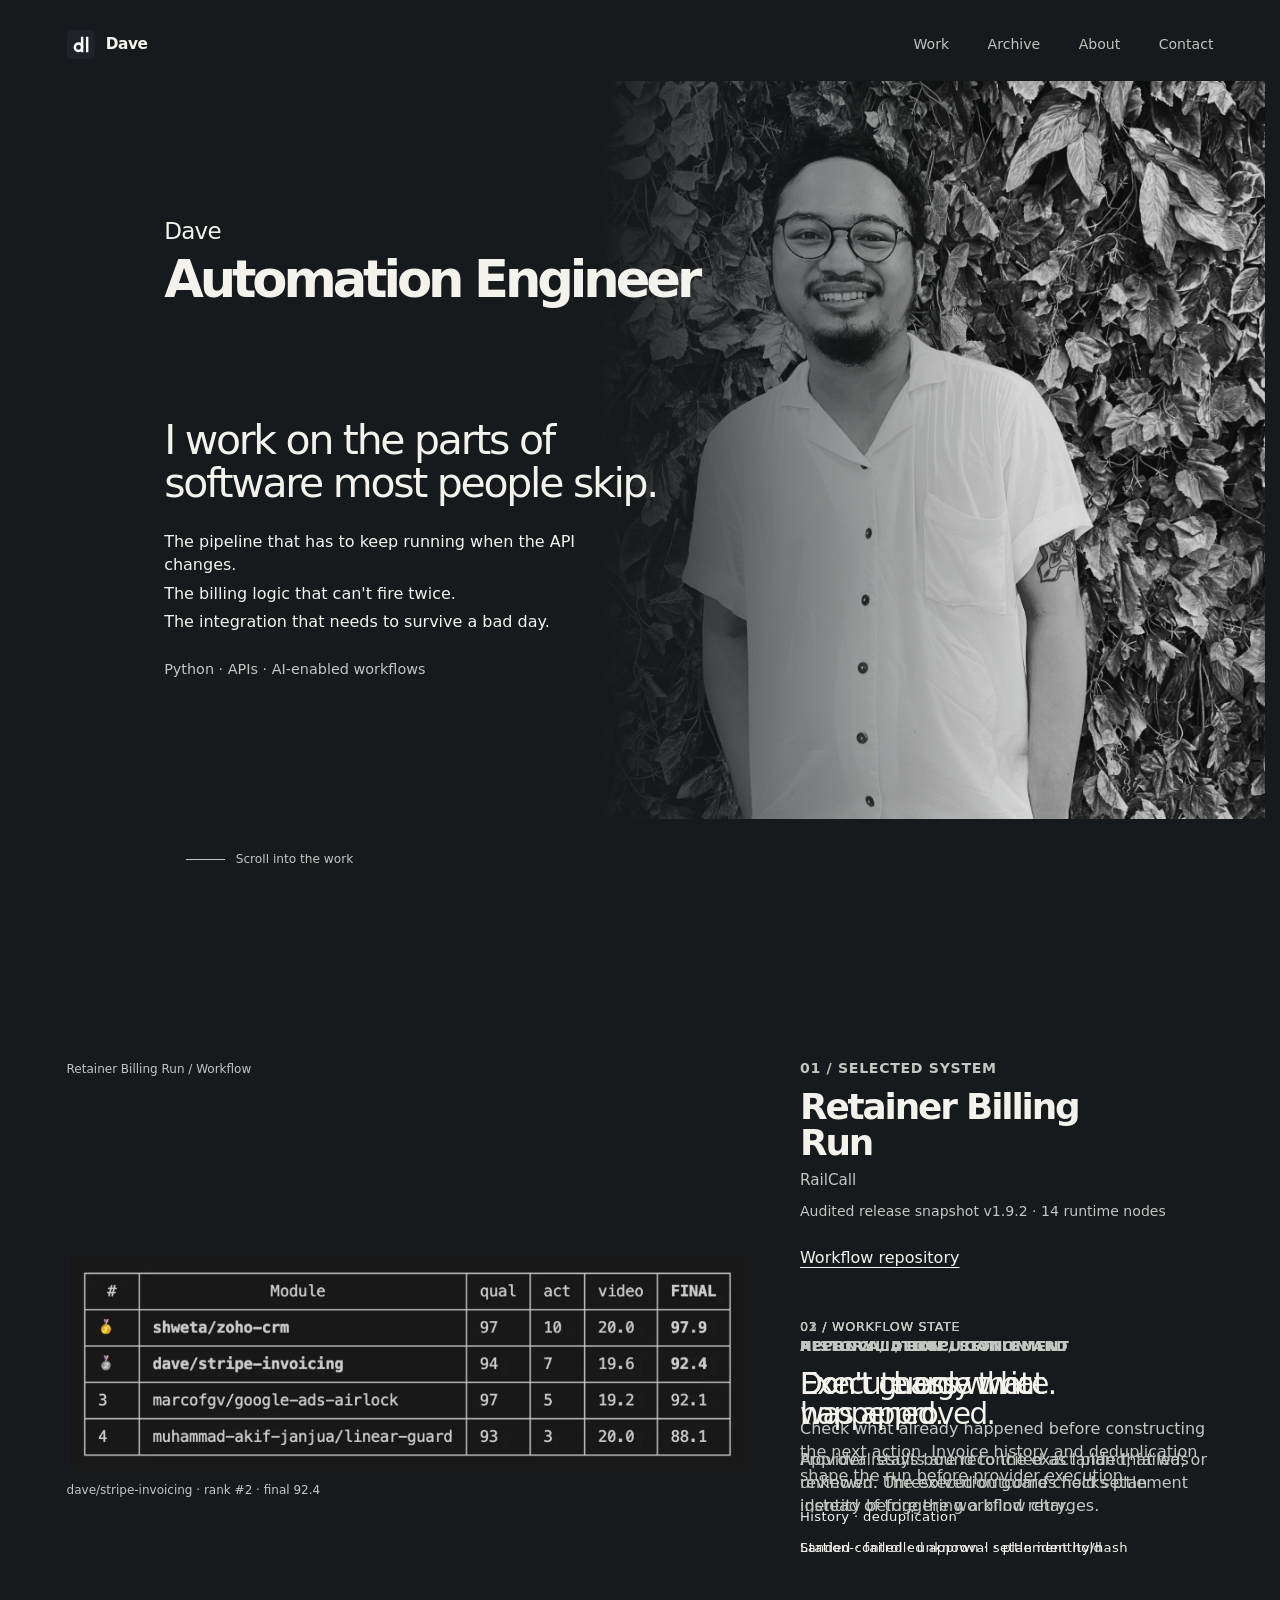
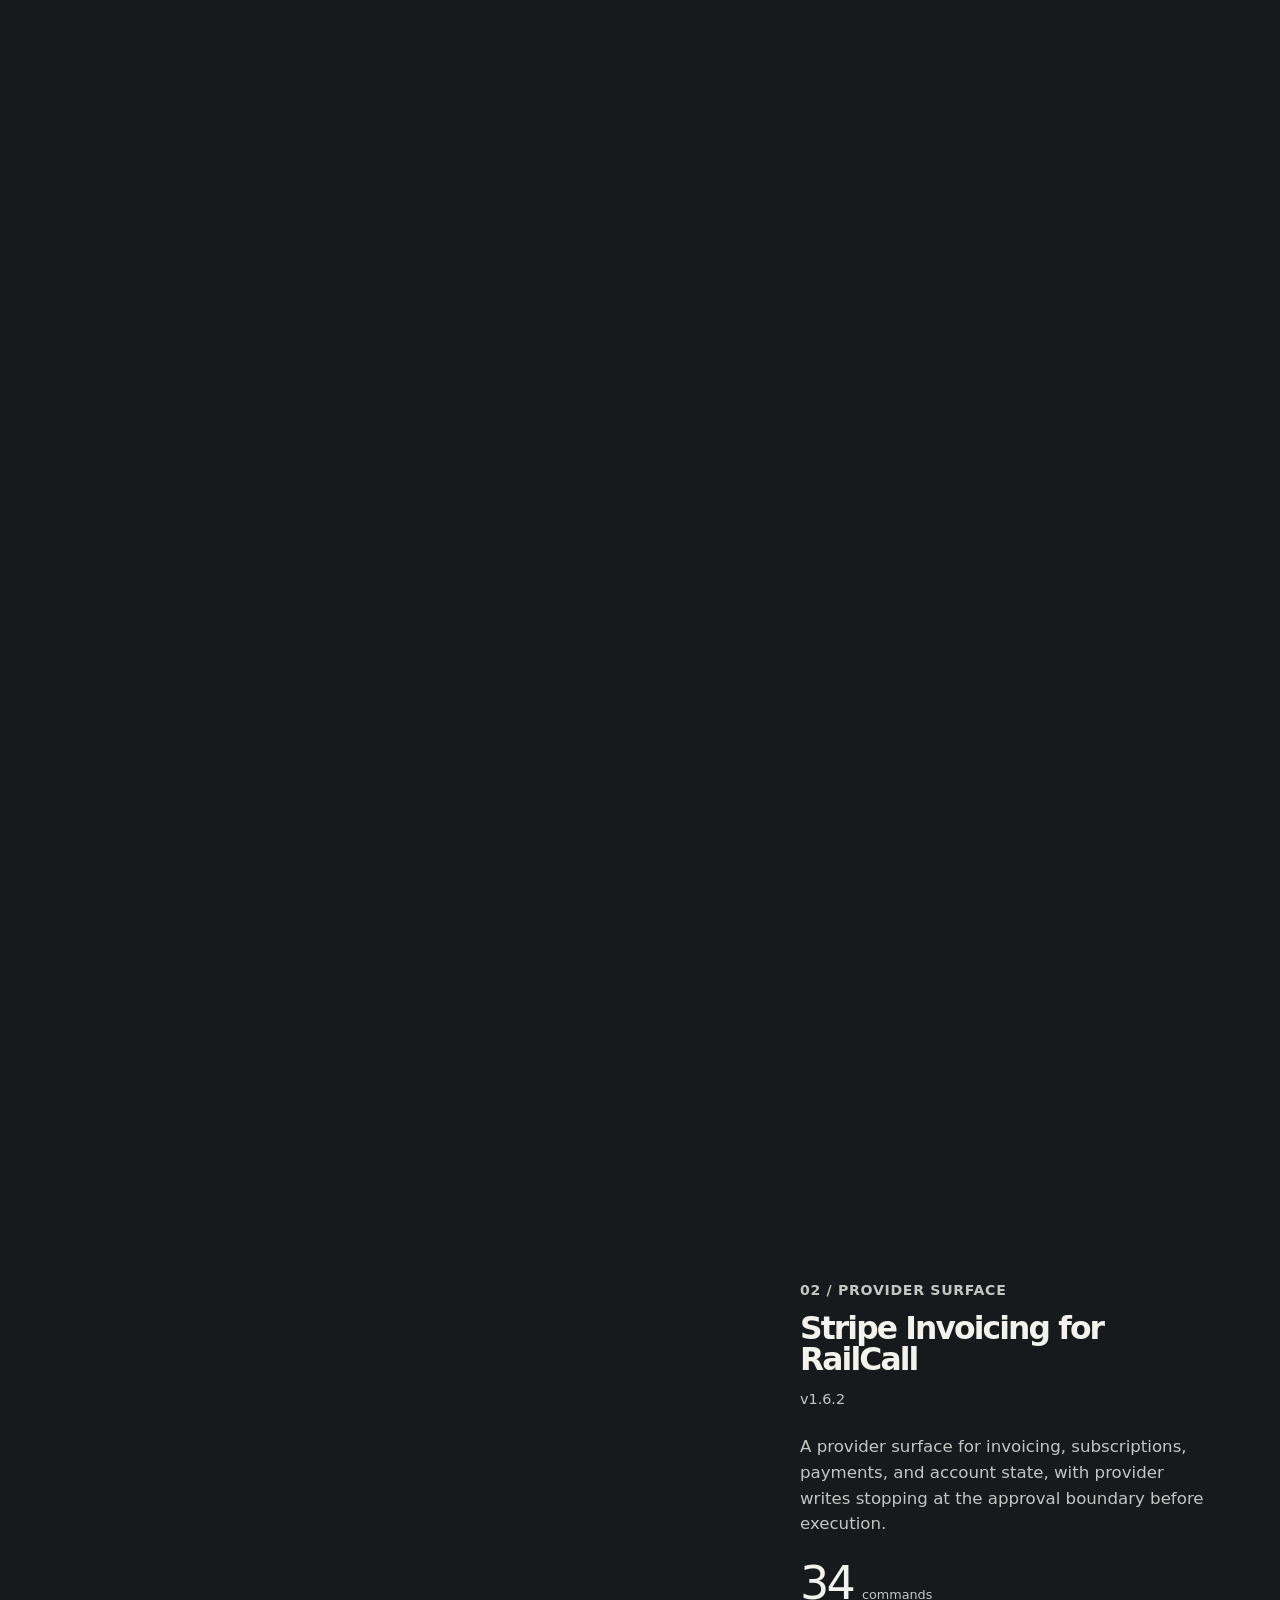
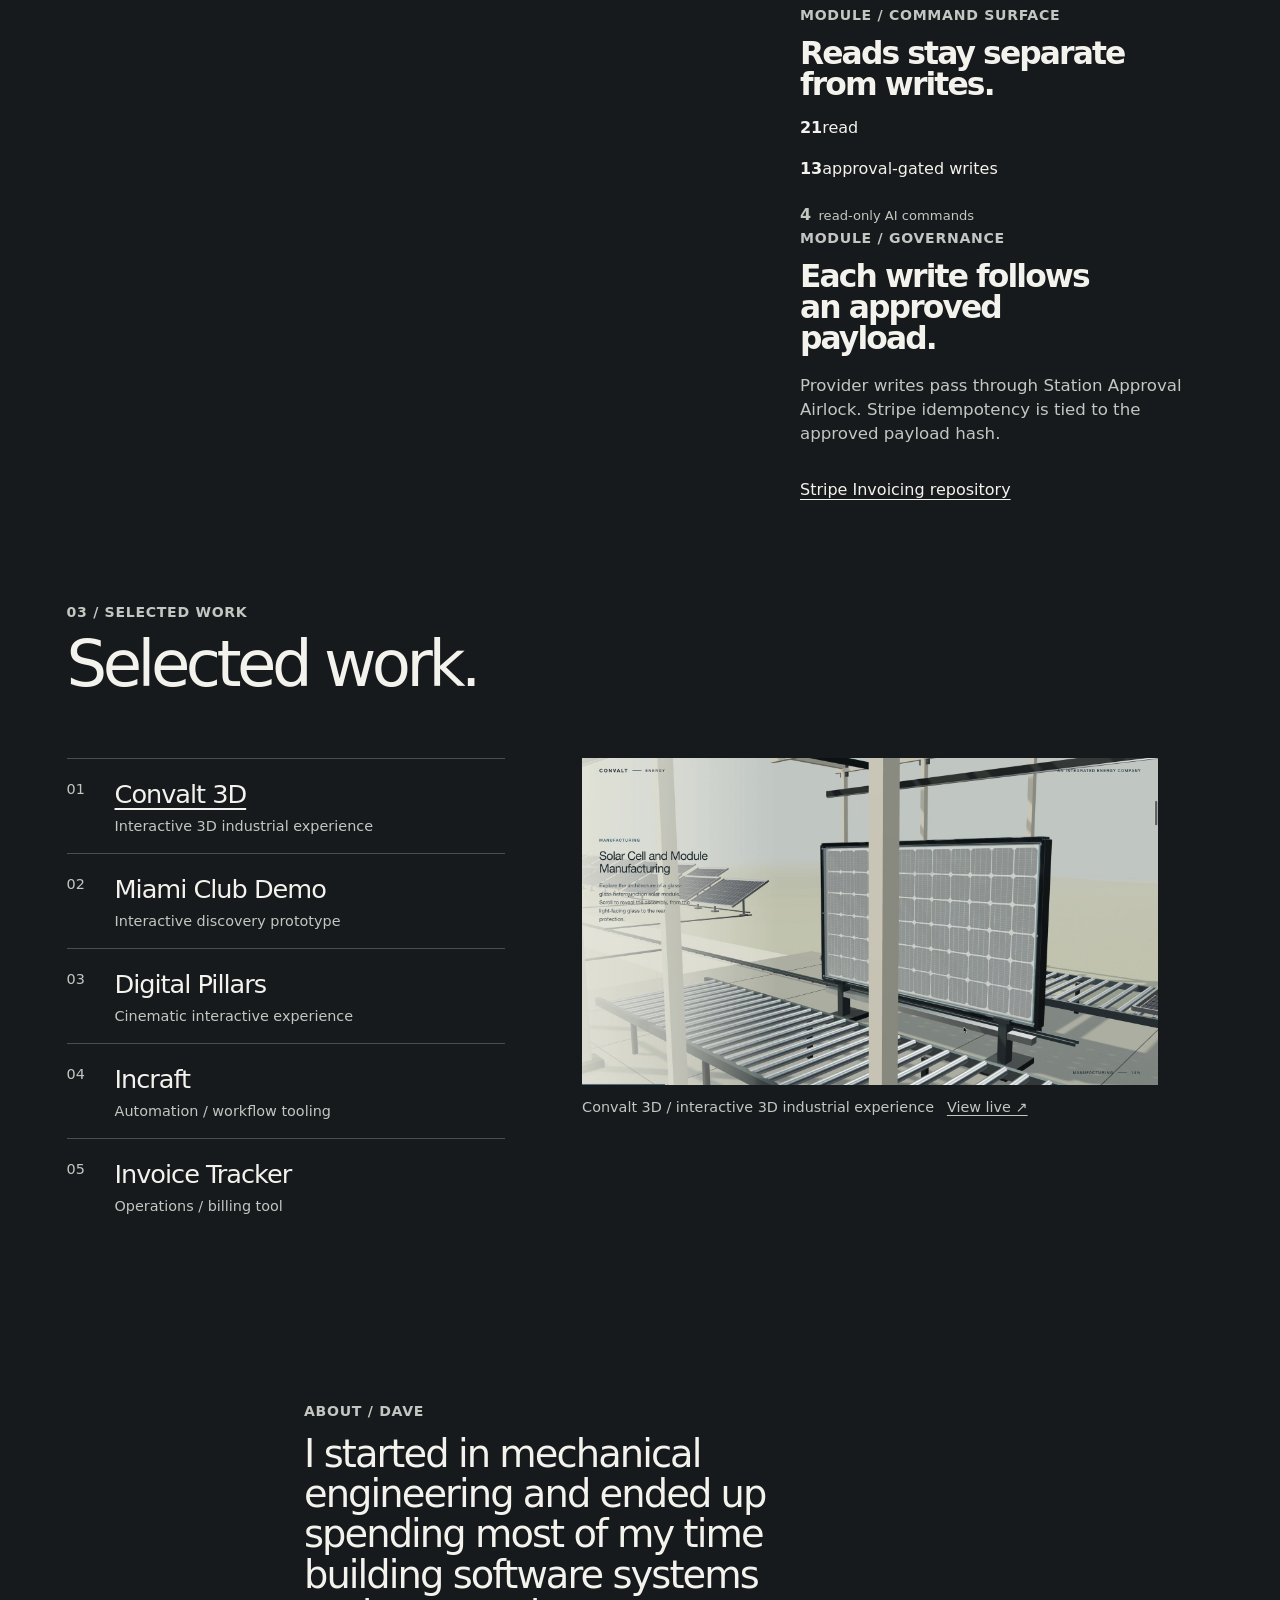
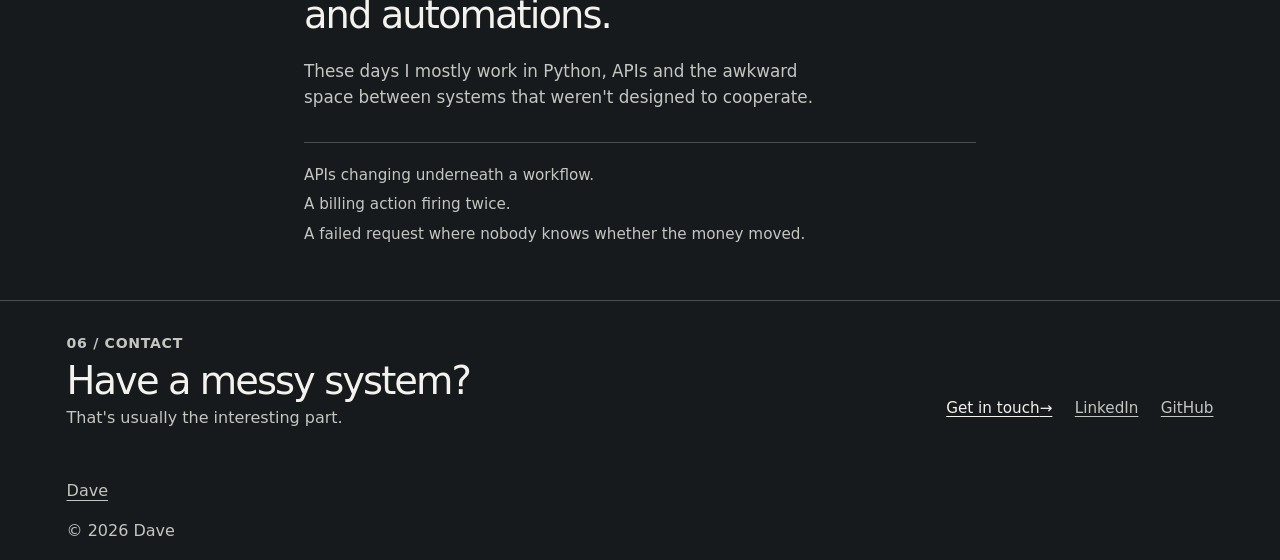
<file: index.html>
<!doctype html>
<html lang="en">
<head>
  <meta charset="utf-8">
  <meta name="viewport" content="width=device-width, initial-scale=1">
  <meta name="theme-color" content="#171816">
  <meta name="description" content="Dave builds automation, backend systems, billing workflows, and software tools.">
  <meta name="author" content="Dave">
  <meta property="og:title" content="Dave | Automation Engineer">
  <meta property="og:description" content="Automation, backend systems, and AI-enabled workflows built by Dave.">
  <meta property="og:image" content="assets/images/og-image.jpg">
  <meta property="og:type" content="website">
  <title>Dave | Automation Engineer</title>
  <link rel="icon" href="assets/images/logo.svg" type="image/svg+xml">
  <link rel="stylesheet" href="css/archive.css">
  <script src="js/archive-motion.js" defer></script>
</head>
<body>
  <a class="skip-link" href="#main">Skip to content</a>

  <header class="site-header" id="top">
    <a class="brand" href="#top" aria-label="DaveLab home">
      <img src="assets/images/logo.svg" alt="" width="34" height="34">
      <span>Dave</span>
    </a>
    <nav class="main-nav" aria-label="Main navigation">
      <a href="#work">Work</a>
      <a href="#archive">Archive</a>
      <a href="#about">About</a>
      <a href="#contact">Contact</a>
    </nav>
  </header>

  <main id="main">
    <section class="hero" id="home" aria-labelledby="intro-title">
      <div class="hero-inner page-shell">
        <figure class="hero-photo">
          <img src="assets/images/personal.png" alt="Dave standing against a leafy wall" width="2076" height="1652">
        </figure>
        <div class="hero-copy">
          <p class="hero-kicker">Dave</p>
          <h1 id="intro-title">Automation Engineer</h1>
          <p class="hero-statement"><span>I work on the parts of software most people skip.</span></p>
          <div class="hero-supporting">
            <p>The pipeline that has to keep running when the API changes.</p>
            <p>The billing logic that can't fire twice.</p>
            <p>The integration that needs to survive a bad day.</p>
          </div>
          <p class="hero-microcopy">Python · APIs · AI-enabled workflows</p>
        </div>
        <p class="hero-scroll-cue" aria-hidden="true"><span></span> Scroll into the work</p>
      </div>
    </section>

    <section class="railcall-story" id="work" aria-label="RailCall engineering case study">
      <div class="rail-story-layout page-shell">
        <aside class="story-visuals" aria-label="RailCall project evidence">
          <figure class="story-visual workflow-visual is-active" data-visual="workflow">
            <video src="assets/railcall/workflow-demo.mp4" data-src="assets/railcall/workflow-demo.mp4" muted loop playsinline preload="metadata" aria-label="Workflow demo showing Retainer Billing Run in RailCall Studio"></video>
            <figcaption>Retainer Billing Run / Workflow</figcaption>
          </figure>
          <figure class="story-visual module-visual" data-visual="module">
            <video src="assets/railcall/module-demo.mp4" data-src="assets/railcall/module-demo.mp4" muted loop playsinline preload="none" aria-label="Stripe Invoicing module demonstration"></video>
            <figcaption>Stripe Invoicing / Module</figcaption>
          </figure>
          <figure class="story-visual leaderboard-visual" data-visual="module-proof">
            <img src="assets/railcall/leaderboard.png" data-src="assets/railcall/leaderboard.png" alt="Leaderboard row for dave/stripe-invoicing showing rank 2 and final score 92.4" loading="lazy">
            <figcaption>dave/stripe-invoicing · rank #2 · final 92.4</figcaption>
          </figure>
        </aside>

        <div class="story-steps">
          <div class="workflow-story" data-workflow-story>
            <div class="workflow-stage">
              <article class="workflow-header" data-artifact="workflow" aria-labelledby="workflow-title">
                <p class="artifact-kind">01 / Selected system</p>
                <h3 id="workflow-title">Retainer Billing Run</h3>
                <p class="artifact-name">RailCall</p>
                <p class="release-note">Audited release snapshot v1.9.2 · 14 runtime nodes</p>
                <a class="text-link" href="https://github.com/davelab10/railcall-retainer-billing-run" target="_blank" rel="noopener noreferrer">Workflow repository <span class="sr-only">(opens in a new tab)</span></a>
              </article>

              <div class="workflow-state-slot" aria-live="polite">
                <article class="workflow-state" data-workflow-state="0" data-state="history" aria-labelledby="history-title">
                  <p class="state-index">01 / Workflow state</p>
                  <p class="eyebrow">History / Deduplication</p>
                  <h3 id="history-title">Don't charge twice.</h3>
                  <p>Check what already happened before constructing the next action. Invoice history and deduplication shape the run before provider execution.</p>
                  <p class="state-evidence">History · deduplication</p>
                </article>

                <article class="workflow-state" data-workflow-state="1" data-state="execution-guard" aria-labelledby="approval-title">
                  <p class="state-index">02 / Workflow state</p>
                  <p class="eyebrow">Approval / Execution guard</p>
                  <h3 id="approval-title">Execute only what was approved.</h3>
                  <p>Approval stays bound to the exact plan that was reviewed. The execution guard checks plan identity before the workflow charges.</p>
                  <p class="state-evidence">Station-controlled approval · plan identity/hash</p>
                </article>

                <article class="workflow-state" data-workflow-state="2" data-state="reconciliation" aria-labelledby="reconciliation-title">
                  <p class="state-index">03 / Workflow state</p>
                  <p class="eyebrow">Reconciliation / Settlement</p>
                  <h3 id="reconciliation-title">Don't guess what happened.</h3>
                  <p>Provider results are reconciled as landed, failed, or unknown. Unresolved outcomes hold settlement instead of triggering a blind retry.</p>
                  <p class="state-evidence">Landed · failed · unknown · settlement hold</p>
                </article>
              </div>
            </div>
          </div>

          <div class="module-story">
          <article class="story-step module-step" data-artifact="module" data-state="module" aria-labelledby="module-title">
            <p class="artifact-kind">02 / Provider surface</p>
            <h3 id="module-title">Stripe Invoicing for RailCall</h3>
            <p class="release-note">v1.6.2</p>
            <p class="module-summary">A provider surface for invoicing, subscriptions, payments, and account state, with provider writes stopping at the approval boundary before execution.</p>
            <p class="module-total"><strong>34</strong><span>commands</span></p>
          </article>

          <article class="story-step module-step" data-artifact="module" data-state="module" aria-labelledby="commands-title">
            <p class="eyebrow">Module / Command surface</p>
            <h3 id="commands-title">Reads stay separate from writes.</h3>
            <div class="command-counts" aria-label="21 read commands and 13 approval-gated writes">
              <p><strong>21</strong><span>read</span></p>
              <p><strong>13</strong><span>approval-gated writes</span></p>
            </div>
            <p class="ai-command-note"><strong>4</strong> read-only AI commands</p>
          </article>

          <article class="story-step module-step module-proof" data-artifact="module" data-state="module-proof" data-visual-state="module-proof" aria-labelledby="module-proof-title">
            <p class="eyebrow">Module / Governance</p>
            <h3 id="module-proof-title">Each write follows an approved payload.</h3>
            <p>Provider writes pass through Station Approval Airlock. Stripe idempotency is tied to the approved payload hash.</p>
            <a class="text-link" href="https://github.com/davelab10/railcall-stripe-invoicing" target="_blank" rel="noopener noreferrer">Stripe Invoicing repository <span class="sr-only">(opens in a new tab)</span></a>
          </article>
          </div>
        </div>
      </div>
    </section>

    <section class="work-index" id="archive" aria-labelledby="archive-title">
      <div class="work-index-intro">
        <p class="eyebrow">03 / Selected work</p>
        <h2 id="archive-title">Selected work.</h2>
      </div>
      <div class="work-index-layout">
        <ol class="work-list">
          <li class="work-item is-selected" data-project="convalt">
            <a href="#convalt-title" class="work-item-link" aria-controls="archive-preview-convalt">
              <span class="work-number">01</span><span class="work-name">Convalt 3D</span><span class="work-kind">Interactive 3D industrial experience</span>
            </a>
            <figure class="work-inline-media"><img src="assets/work/convalt/convalt-3d-exploded.jpg" alt="Convalt 3D industrial scene showing a solar module assembly line" width="1800" height="1021" loading="lazy"></figure>
          </li>
          <li class="work-item" data-project="miami">
            <a href="#miami-title" class="work-item-link" aria-controls="archive-preview-miami">
              <span class="work-number">02</span><span class="work-name">Miami Club Demo</span><span class="work-kind">Interactive discovery prototype</span>
            </a>
            <figure class="work-inline-media"><img src="assets/work/miami/miami-club-demo.jpg" alt="Miami Club Demo showing a Miami map, club markers, and the Bath Club detail panel" width="1440" height="1000" loading="lazy"></figure>
          </li>
          <li class="work-item" data-project="digital-pillars">
            <a href="#digital-pillars-title" class="work-item-link" aria-controls="archive-preview-digital-pillars">
              <span class="work-number">03</span><span class="work-name">Digital Pillars</span><span class="work-kind">Cinematic interactive experience</span>
            </a>
            <figure class="work-inline-media"><img src="assets/work/digital-pillars/digital-pillars-system.jpg" alt="Digital Pillars interactive system with a dark city scene and layered discipline index" width="1800" height="1014" loading="lazy"></figure>
          </li>
          <li class="work-item" data-project="incraft">
            <a href="#incraft-title" class="work-item-link" aria-controls="archive-preview-incraft">
              <span class="work-number">04</span><span class="work-name">Incraft</span><span class="work-kind">Automation / workflow tooling</span>
            </a>
            <figure class="work-inline-media"><img src="assets/images/screenshots/incraft.jpg" alt="Incraft registration screen with navigation and account form" width="480" height="297" loading="lazy"></figure>
          </li>
          <li class="work-item" data-project="invoice">
            <a href="#invoice-title" class="work-item-link" aria-controls="archive-preview-invoice">
              <span class="work-number">05</span><span class="work-name">Invoice Tracker</span><span class="work-kind">Operations / billing tool</span>
            </a>
            <figure class="work-inline-media"><img src="assets/images/screenshots/invoice-tracker.jpg" alt="Invoice Tracker dashboard with invoice summary, trend chart, and invoice table" width="480" height="300" loading="lazy"></figure>
          </li>
        </ol>
        <div class="archive-preview" aria-live="polite">
          <figure class="archive-preview-figure is-active" id="archive-preview-convalt"><img src="assets/work/convalt/convalt-3d-exploded.jpg" alt="Convalt 3D industrial scene showing a solar module assembly line" width="1800" height="1021" loading="lazy"><figcaption>Convalt 3D / interactive 3D industrial experience <a class="work-live-link" href="https://convalt-3d-web.vercel.app/" target="_blank" rel="noopener noreferrer">View live ↗<span class="sr-only"> (opens in a new tab)</span></a></figcaption></figure>
          <figure class="archive-preview-figure" id="archive-preview-miami"><img src="assets/work/miami/miami-club-demo.jpg" alt="Miami Club Demo showing a Miami map, club markers, and the Bath Club detail panel" width="1440" height="1000" loading="lazy"><figcaption>Miami Club Demo / interactive discovery prototype <a class="work-live-link" href="https://miami-club-demo.vercel.app/" target="_blank" rel="noopener noreferrer">View live ↗<span class="sr-only"> (opens in a new tab)</span></a></figcaption></figure>
          <figure class="archive-preview-figure" id="archive-preview-digital-pillars"><img src="assets/work/digital-pillars/digital-pillars-system.jpg" alt="Digital Pillars interactive system with a dark city scene and layered discipline index" width="1800" height="1014" loading="lazy"><figcaption>Digital Pillars / cinematic interactive experience <a class="work-live-link" href="https://app-zeta-ruby-35.vercel.app/" target="_blank" rel="noopener noreferrer">View live ↗<span class="sr-only"> (opens in a new tab)</span></a></figcaption></figure>
          <figure class="archive-preview-figure" id="archive-preview-incraft"><img src="assets/images/screenshots/incraft.jpg" alt="" width="480" height="297" loading="lazy"><figcaption>Incraft / automation and workflow tooling</figcaption></figure>
          <figure class="archive-preview-figure" id="archive-preview-invoice"><img src="assets/images/screenshots/invoice-tracker.jpg" alt="" width="480" height="300" loading="lazy"><figcaption>Invoice Tracker / operations and billing tool</figcaption></figure>
        </div>
      </div>
      <div class="work-details">
        <article id="convalt-title"><h3>Convalt 3D</h3><p>Interactive 3D industrial experience.</p></article>
        <article id="miami-title"><h3>Miami Club Demo</h3><p>Interactive club discovery prototype.</p></article>
        <article id="digital-pillars-title"><h3>Digital Pillars</h3><p>Cinematic interactive experience.</p></article>
        <article id="incraft-title"><h3>Incraft</h3><p>Automation and workflow tooling for a B2B asset platform.</p></article>
        <article id="invoice-title"><h3>Invoice Tracker</h3><p>Operations and billing tool for offline invoice work.</p></article>
      </div>
    </section>

    <section class="human-close" id="about" aria-labelledby="about-title">
      <div class="human-copy">
        <p class="eyebrow">About / Dave</p>
        <h2 id="about-title">I started in mechanical engineering and ended up spending most of my time building software systems and automations.</h2>
        <p>These days I mostly work in Python, APIs and the awkward space between systems that weren't designed to cooperate.</p>
        <div class="working-concerns"><p>APIs changing underneath a workflow.</p><p>A billing action firing twice.</p><p>A failed request where nobody knows whether the money moved.</p></div>
      </div>
    </section>

    <section class="contact-note" id="contact" aria-labelledby="contact-title">
      <div class="contact-note-copy"><p class="eyebrow">06 / Contact</p><h2 id="contact-title">Have a messy system?</h2><p>That's usually the interesting part.</p></div>
      <nav aria-label="Contact and profiles"><a class="email-link" href="mailto:davelab.tech@gmail.com">Get in touch <span aria-hidden="true">→</span></a><a href="https://www.linkedin.com/in/david-yp" target="_blank" rel="noopener noreferrer">LinkedIn <span class="sr-only">(opens in a new tab)</span></a><a href="https://github.com/davelab10" target="_blank" rel="noopener noreferrer">GitHub <span class="sr-only">(opens in a new tab)</span></a></nav>
    </section>
  </main>

  <footer class="site-footer page-shell">
    <a href="#top">Dave</a>
    <p>© 2026 Dave</p>
  </footer>
</body>
</html>
</file>
<file: css/archive.css>
:root{color-scheme:dark;--paper:#f3f2ed;--ink:#1b1d1e;--muted:#666967;--graphite:#171a1c;--graphite-text:#f3f2ed;--graphite-muted:#c4c6c2;--line-dark:rgb(27 29 30 / 18%);--line-light:rgb(243 242 237 / 24%);--measure:86rem;--gutter:clamp(1.25rem,5.2vw,5rem)}
*{box-sizing:border-box}html{scroll-behavior:smooth;background:var(--graphite)}body{margin:0;background:var(--graphite);color:var(--ink);font:1rem/1.55 Inter,ui-sans-serif,system-ui,-apple-system,BlinkMacSystemFont,"Segoe UI",sans-serif;-webkit-font-smoothing:antialiased}a{color:inherit;text-decoration-thickness:1px;text-underline-offset:.22em;transition:opacity .16s ease}a:hover{opacity:.72}a:focus-visible{outline:2px solid currentColor;outline-offset:4px}img,video{display:block;max-width:100%;height:auto}figure{margin:0}[hidden]{display:none!important}.page-shell{width:min(calc(100% - 2 * var(--gutter)),var(--measure));margin-inline:auto}.sr-only{position:absolute;width:1px;height:1px;padding:0;margin:-1px;overflow:hidden;clip:rect(0,0,0,0);white-space:nowrap;border:0}.skip-link{position:fixed;z-index:20;top:.75rem;left:.75rem;transform:translateY(-180%);min-height:44px;padding:.65rem 1rem;background:var(--paper);color:var(--ink)}.skip-link:focus{transform:translateY(0)}
.site-header{position:absolute;z-index:5;inset:0 0 auto;width:min(calc(100% - 2 * var(--gutter)),var(--measure));min-height:5.6rem;margin-inline:auto;display:flex;justify-content:space-between;align-items:center;gap:2rem;color:var(--graphite-text)}.brand{display:inline-flex;align-items:center;gap:.65rem;font-size:.96rem;font-weight:680;letter-spacing:-.03em;text-decoration:none}.brand img{width:1.8rem;height:1.8rem;object-fit:contain}.main-nav{display:flex;gap:clamp(1rem,3vw,2.5rem);align-items:center}.main-nav a{min-height:44px;display:inline-flex;align-items:center;color:rgb(243 242 237 / 78%);font-size:.88rem;text-decoration:none}.main-nav a:hover{color:#fff;opacity:1}.eyebrow,.artifact-kind{margin:0;color:var(--graphite-muted);font-size:.76rem;font-weight:630;letter-spacing:.08em;text-transform:uppercase}
.hero{position:relative;overflow:hidden;min-height:100svh;background:var(--graphite);color:var(--graphite-text)}.hero-inner{position:relative;min-height:100svh;display:grid;grid-template-columns:repeat(12,minmax(0,1fr));grid-template-rows:1fr auto;gap:0 1.5rem;align-content:stretch;padding-block:7rem 3.5rem}.hero-photo{position:absolute;z-index:0;top:9vh;right:-4vw;width:min(52vw,47rem);height:82vh;overflow:hidden}.hero-photo:after{content:"";position:absolute;inset:0;background:linear-gradient(90deg,var(--graphite) 0%,rgb(23 26 28 / 45%) 28%,transparent 64%)}.hero-photo img{width:100%;height:100%;object-fit:cover;object-position:35% 42%;filter:grayscale(1);opacity:.86}.hero-copy{position:relative;z-index:1;grid-column:2/8;grid-row:1;align-self:center;padding:2rem 0 5rem}.hero-kicker{margin:0;font-size:clamp(1.1rem,1.8vw,1.6rem);letter-spacing:-.03em}.hero-copy h1{margin:.35rem 0 0;font-size:clamp(2.2rem,4vw,4.2rem);line-height:.95;letter-spacing:-.08em;font-weight:560}.hero-statement{max-width:31rem;margin:clamp(4rem,9vw,8rem) 0 0;font-size:clamp(1.8rem,3.2vw,3.3rem);line-height:1.06;letter-spacing:-.055em}.hero-supporting{max-width:27rem;margin-top:1.5rem;color:var(--graphite-muted);font-size:clamp(.95rem,1.2vw,1.08rem);line-height:1.45}.hero-supporting p{margin:.35rem 0}.hero-microcopy{margin-top:1.5rem;color:var(--graphite-muted);font-size:.78rem}.hero-scroll-cue{position:absolute;left:calc(8.333% + 1.5rem);bottom:1.2rem;display:flex;align-items:center;gap:.7rem;color:var(--graphite-muted);font-size:.76rem}.hero-scroll-cue span{width:2.4rem;height:1px;background:currentColor}
.railcall-story{--story-muted:var(--graphite-muted);position:relative;background:var(--graphite);color:var(--graphite-text)}.rail-story-layout{display:grid;grid-template-columns:minmax(0,1.65fr) minmax(18rem,1fr);gap:0 clamp(1.5rem,4vw,4rem);width:min(calc(100% - 2 * var(--gutter)),var(--measure));margin-inline:auto}.story-visuals[data-choreography=on]{grid-column:1;grid-row:1;position:sticky;top:0;z-index:1;height:100svh;min-height:100svh;padding:clamp(5rem,9vh,7rem) 0 clamp(2rem,6vh,4rem);display:grid;align-content:center}.story-visuals[data-choreography=on] .story-visual{grid-area:1/1;width:100%;align-self:center}.story-visuals[data-choreography=on] .workflow-visual video{width:100%;height:auto;max-height:calc(100svh - 10rem);object-fit:contain;transition:transform .55s cubic-bezier(.2,.72,.2,1)}.story-visual figcaption{margin-top:.6rem;color:var(--story-muted);font-size:.75rem}.story-steps{grid-column:2;grid-row:1;z-index:2}.workflow-story{height:220vh}.workflow-stage{position:sticky;top:0;min-height:100svh;display:flex;flex-direction:column;justify-content:center;padding:clamp(5rem,9vh,7rem) 0 clamp(2rem,6vh,4rem)}.workflow-header h3{max-width:14ch;margin:.55rem 0 0;font-size:clamp(2rem,2.8vw,2.5rem);line-height:1;letter-spacing:-.06em;font-weight:560}.workflow-header .artifact-name{margin:.5rem 0 0;color:var(--story-muted);font-size:.95rem}.workflow-header .release-note{margin:.55rem 0 0;color:var(--story-muted);font-size:.88rem}.workflow-header .text-link{margin-top:.85rem}.workflow-state-slot{position:relative;min-height:22rem;margin-top:clamp(1.75rem,4vh,3rem)}.workflow-state{max-width:34rem}.workflow-state h3{max-width:14ch;margin:.65rem 0 0;font-size:clamp(1.75rem,2.3vw,2.25rem);line-height:1.03;letter-spacing:-.055em;font-weight:540}.workflow-state>p:not(.eyebrow):not(.state-index):not(.state-evidence){max-width:34rem;margin:1.15rem 0 0;color:var(--story-muted);font-size:clamp(1rem,1.2vw,1.12rem);line-height:1.45}.state-index{margin:0;color:var(--story-muted);font-size:.8rem;letter-spacing:.05em;text-transform:uppercase}.state-evidence{margin:1.35rem 0 0;color:var(--graphite-text);font-size:.82rem;line-height:1.4;letter-spacing:.03em}.module-story{position:relative}.story-step{max-width:34rem}.story-step h3{max-width:15ch;margin:.7rem 0 0;font-size:clamp(1.85rem,2.45vw,2.75rem);line-height:1;letter-spacing:-.06em;font-weight:540}.story-step>p:not(.eyebrow):not(.artifact-kind):not(.release-note):not(.module-total):not(.module-summary):not(.ai-command-note){max-width:34rem;margin:1.2rem 0 0;color:var(--story-muted);font-size:1.04rem}.artifact-name{margin:.35rem 0 0;color:var(--story-muted);font-size:.92rem}.release-note{margin:.75rem 0 0;color:var(--story-muted);font-size:.9rem}.module-total{display:flex;align-items:baseline;gap:.55rem;margin:1.6rem 0 0}.module-total strong{font-size:clamp(2rem,3.6vw,3.2rem);line-height:.9;letter-spacing:-.06em;font-weight:540}.module-total span{color:var(--story-muted);font-size:.8rem}.module-summary{max-width:35rem;margin:1.5rem 0 0;color:var(--story-muted);font-size:clamp(1rem,1.3vw,1.12rem)}.ai-command-note{color:var(--story-muted);font-size:.82rem}.ai-command-note{margin:1.3rem 0 0}.ai-command-note strong{margin-right:.2rem;font-size:1rem}.text-link{width:fit-content;min-height:44px;display:inline-flex;align-items:center;margin-top:1.4rem}.story-visuals[data-state=history] .workflow-visual video{transform:scale(1.02) translateX(-1%)}.story-visuals[data-state=execution-guard] .workflow-visual video{transform:scale(1.04) translateX(1%)}.story-visuals[data-state=reconciliation] .workflow-visual video{transform:scale(1.025) translateX(0)}.story-visuals[data-state=module]{background:var(--graphite)}.story-visuals[data-state=module] .module-visual,.story-visuals[data-state=module-proof] .module-visual{width:100%;padding:1rem;background:#d5d6d1}.story-visuals[data-state=module] .module-visual video{max-height:68vh}.story-visuals.has-supporting .leaderboard-visual{width:52%;margin:0 0 1rem auto}.story-visuals.has-supporting .leaderboard-visual img{width:100%}.js-motion .story-visual:not(.is-active){visibility:hidden;opacity:0;transform:scale(.97);clip-path:inset(3% 1%)}.js-motion .story-visual.is-active{visibility:visible;opacity:1;transform:scale(1);transition:opacity .4s ease,transform .55s cubic-bezier(.2,.72,.2,1),clip-path .55s cubic-bezier(.2,.72,.2,1)}.js-motion .workflow-state-slot .workflow-state{position:absolute;inset:0;visibility:hidden;opacity:0;transform:translateY(.5rem);pointer-events:none;transition:opacity .24s ease,transform .32s ease,visibility .24s ease}.js-motion .workflow-state-slot .workflow-state.is-active{visibility:visible;opacity:1;transform:none;pointer-events:auto}
.work-index{background:var(--graphite);color:var(--graphite-text);padding:clamp(5rem,9vw,9rem) var(--gutter) clamp(5rem,10vw,10rem)}.work-index-intro,.work-index-layout{width:min(100%,var(--measure));margin-inline:auto}.work-index-intro{margin-bottom:clamp(2rem,5vw,4rem)}.work-index-intro .eyebrow{color:var(--muted)}.work-index-intro h2{max-width:12ch;margin:.6rem 0 0;font-size:clamp(2.5rem,5vw,4.5rem);line-height:.95;letter-spacing:-.07em;font-weight:540}.work-index-layout{display:grid;grid-template-columns:minmax(20rem,.82fr) minmax(20rem,1.18fr);gap:clamp(2rem,8vw,9rem);align-items:start}.work-list{margin:0;padding:0;list-style:none}.work-item{border-top:1px solid var(--line-dark)}.work-item:last-child{border-bottom:1px solid var(--line-dark)}.work-item-link{min-height:5.6rem;display:grid;grid-template-columns:2.2rem minmax(0,1fr);grid-template-rows:auto auto;column-gap:.8rem;align-items:end;padding:1rem 0;text-decoration:none}.work-number{grid-row:1/3;align-self:start;padding-top:.15rem;color:var(--muted);font-size:.76rem}.work-name{font-size:clamp(1.25rem,2vw,1.8rem);letter-spacing:-.04em}.work-kind{color:var(--muted);font-size:.78rem}.work-item-link:hover .work-name,.work-item-link:focus-visible .work-name,.work-item.is-selected .work-name{text-decoration:underline;text-underline-offset:.2em}.work-inline-media{display:none}.archive-preview{position:sticky;top:8vh;min-height:24rem}.archive-preview-figure{display:none;margin:0}.archive-preview-figure.is-active{display:block}.archive-preview-figure img{width:min(100%,36rem);max-height:30rem;object-fit:contain;object-position:left top}.archive-preview-figure figcaption{margin-top:.7rem;color:var(--muted);font-size:.75rem}.work-details{display:none}
.human-close{background:var(--graphite);color:var(--graphite-text);padding:clamp(4rem,8vw,7rem) var(--gutter) 4rem}.human-copy{max-width:42rem;margin-inline:auto}.human-copy .eyebrow{color:var(--muted)}.human-copy h2{max-width:20ch;margin:.7rem 0 0;font-size:clamp(1.7rem,3vw,2.8rem);line-height:1.05;letter-spacing:-.05em;font-weight:500}.human-copy>p:not(.eyebrow){max-width:34rem;margin:1.4rem 0 0;color:var(--muted)}.working-concerns{margin-top:2rem;padding:1rem 0 0;border-top:1px solid var(--line-dark);color:var(--muted);font-size:.84rem}.working-concerns p{margin:.35rem 0}.contact-note{display:flex;justify-content:space-between;align-items:end;gap:2rem;padding:2.5rem var(--gutter) 3.5rem;background:var(--graphite);color:var(--graphite-text);border-top:1px solid var(--line-light)}.contact-note .eyebrow,.contact-note-copy>p:last-child{color:var(--muted)}.contact-note-copy h2{margin:.45rem 0 0;font-size:clamp(1.7rem,3vw,2.8rem);line-height:.98;letter-spacing:-.05em;font-weight:500}.contact-note-copy>p:last-child{margin:.4rem 0 0}.contact-note nav{display:flex;flex-wrap:wrap;gap:.7rem 1.4rem}.contact-note nav a{min-height:44px;display:inline-flex;align-items:center;color:var(--muted);font-size:.84rem}.contact-note nav .email-link{color:var(--ink)}.site-footer{background:var(--graphite);color:var(--graphite-muted)}
@media(max-width:850px){.site-header{min-height:5.2rem}.hero-inner{display:block;min-height:0;padding-block:7rem 3rem}.hero-photo{position:relative;top:auto;right:auto;width:calc(100% + 2 * var(--gutter));height:62vw;min-height:15rem;margin:0 calc(var(--gutter) * -1) 2rem}.hero-photo:after{background:linear-gradient(0deg,var(--graphite) 0%,transparent 50%)}.hero-photo img{object-position:35% 40%}.hero-copy{padding:0 0 4rem}.hero-statement{margin-top:2.7rem}.hero-scroll-cue{position:static;margin-top:1rem}.rail-story-layout{display:flex;flex-direction:column}.story-visuals[data-choreography=on]{position:static;order:0;min-height:0;display:flex}.story-visuals[data-choreography=on] .story-visual{position:static;visibility:visible;opacity:1;transform:none;clip-path:none}.story-steps{order:1}.railcall-story[data-choreography=on] .rail-story-layout{min-height:0}.railcall-story[data-choreography=on] .story-step{min-height:0;padding:3rem 0;border-left:0}.work-index-layout{grid-template-columns:1fr;gap:2rem}.archive-preview{position:static;min-height:0}.human-close{padding-block:4rem}.contact-note{display:block;padding-block:2.5rem 3rem}.contact-note nav{margin-top:1.3rem}}
@media(max-width:650px){:root{--gutter:1.2rem}.site-header{align-items:flex-start;flex-direction:column;justify-content:center;gap:.15rem;padding-block:.55rem}.main-nav{width:100%;justify-content:space-between;gap:.25rem}.main-nav a{min-height:44px;font-size:.76rem}.hero-copy h1{font-size:clamp(2rem,12vw,3.5rem)}.hero-statement{font-size:clamp(1.55rem,7vw,2.1rem)}.hero-photo{height:70vw;min-height:15rem}.work-index{padding-block:4rem 5rem}.work-index-intro h2{font-size:2.8rem}.work-item-link{min-height:4.8rem}.work-kind{font-size:.72rem}.archive-preview{display:none}.work-inline-media{display:block;margin:0 0 1rem 3rem}.work-inline-media img{width:min(100%,26rem);max-height:16rem;object-fit:contain;object-position:left top}.human-copy h2{font-size:1.8rem}.contact-note{padding-block:2.5rem 3rem}}
@media(prefers-reduced-motion:reduce){html{scroll-behavior:auto}*,*::before,*::after{animation-duration:.01ms!important;animation-iteration-count:1!important;scroll-behavior:auto!important;transition-duration:.01ms!important}.story-visuals[data-state=history] .workflow-visual video,.story-visuals[data-state=execution-guard] .workflow-visual video{transform:none}.js-motion .story-visual,.js-motion .story-visual:not(.is-active),.js-motion .story-visual.is-active{clip-path:none;transform:none}}
.eyebrow,.artifact-kind{font-size:.88rem;font-weight:650;letter-spacing:.05em}
.hero-photo img{opacity:.92}.hero-supporting{color:var(--graphite-text);font-size:clamp(1rem,1.25vw,1.16rem)}.hero-microcopy{font-size:.9rem}
.railcall-story.module-phase{--story-muted:var(--graphite-muted);background:var(--graphite);color:var(--graphite-text)}
.railcall-story[data-choreography=on] .rail-story-layout{min-height:0}.railcall-story[data-choreography=on] .story-step{min-height:34vh;padding:2rem 0 2rem 1.2rem}.railcall-story[data-choreography=on] .module-step{min-height:23vh}.railcall-story[data-choreography=on] .module-proof{min-height:25vh}
.story-visuals[data-choreography=on]{min-height:72vh}.story-step h3{font-size:clamp(1.85rem,2.45vw,2.75rem);font-weight:560}.story-step>p:not(.eyebrow):not(.artifact-kind):not(.release-note):not(.module-total):not(.module-summary):not(.ai-command-note){font-size:1.04rem;line-height:1.45}
.story-visuals[data-state=module]{background:var(--graphite)}
.work-index{background:var(--graphite);color:var(--graphite-text);padding-block:clamp(4rem,7vw,6rem)}.work-index-intro .eyebrow{color:var(--graphite-muted)}.work-index-layout{gap:clamp(2rem,6vw,6rem)}.work-item{border-color:var(--line-light)}.work-number,.work-kind,.archive-preview-figure figcaption{color:var(--graphite-muted);font-size:.9rem}.archive-preview-figure img{width:min(100%,36rem);max-height:30rem}
.archive-preview-figure figcaption{display:flex;flex-wrap:wrap;gap:.35rem .8rem;align-items:baseline}.archive-preview-figure figcaption>span{display:block}.work-live-link{color:inherit;text-underline-offset:.2em}
.human-close{background:var(--graphite);color:var(--graphite-text);padding-block:clamp(3.5rem,6vw,5rem) 3rem}.human-copy .eyebrow{color:var(--graphite-muted)}.human-copy>p:not(.eyebrow){color:var(--graphite-muted);font-size:1.05rem}.working-concerns{border-color:var(--line-light);color:var(--graphite-muted);font-size:.95rem}
.contact-note{padding-block:2rem 3rem;background:var(--graphite);color:var(--graphite-text);border-color:var(--line-light)}.contact-note .eyebrow,.contact-note-copy>p:last-child{color:var(--graphite-muted)}.contact-note nav a{color:var(--graphite-muted);font-size:.95rem}.contact-note nav .email-link{color:var(--graphite-text)}.site-footer{background:var(--graphite);color:var(--graphite-muted)}
@media(max-width:850px){.railcall-story[data-choreography=on] .rail-story-layout{min-height:0}.railcall-story[data-choreography=on] .story-step{min-height:0;padding-block:2.5rem}}
@media(min-width:851px){.js-motion .workflow-story{height:220vh}.js-motion .workflow-state-slot{min-height:22rem}}
@media(max-width:850px){.rail-story-layout{display:flex;flex-direction:column}.story-visuals,.story-visuals[data-choreography=on]{position:static;order:0;width:100%;height:auto;min-height:0;padding:0;display:flex}.story-visuals[data-choreography=on] .story-visual{position:static;visibility:visible;opacity:1;transform:none;clip-path:none}.story-steps{order:1}.workflow-story{height:auto}.workflow-stage{position:static;min-height:0;padding:3rem 0 0}.workflow-state-slot{min-height:0;margin-top:2.5rem}.js-motion .workflow-state-slot .workflow-state,.js-motion .workflow-state-slot .workflow-state.is-active{position:static;visibility:visible;opacity:1;transform:none;pointer-events:auto;padding:0 0 3rem}.railcall-story[data-choreography=on] .rail-story-layout{min-height:0}.railcall-story[data-choreography=on] .story-step{min-height:0;padding:3rem 0;border-left:0}}
</file>
